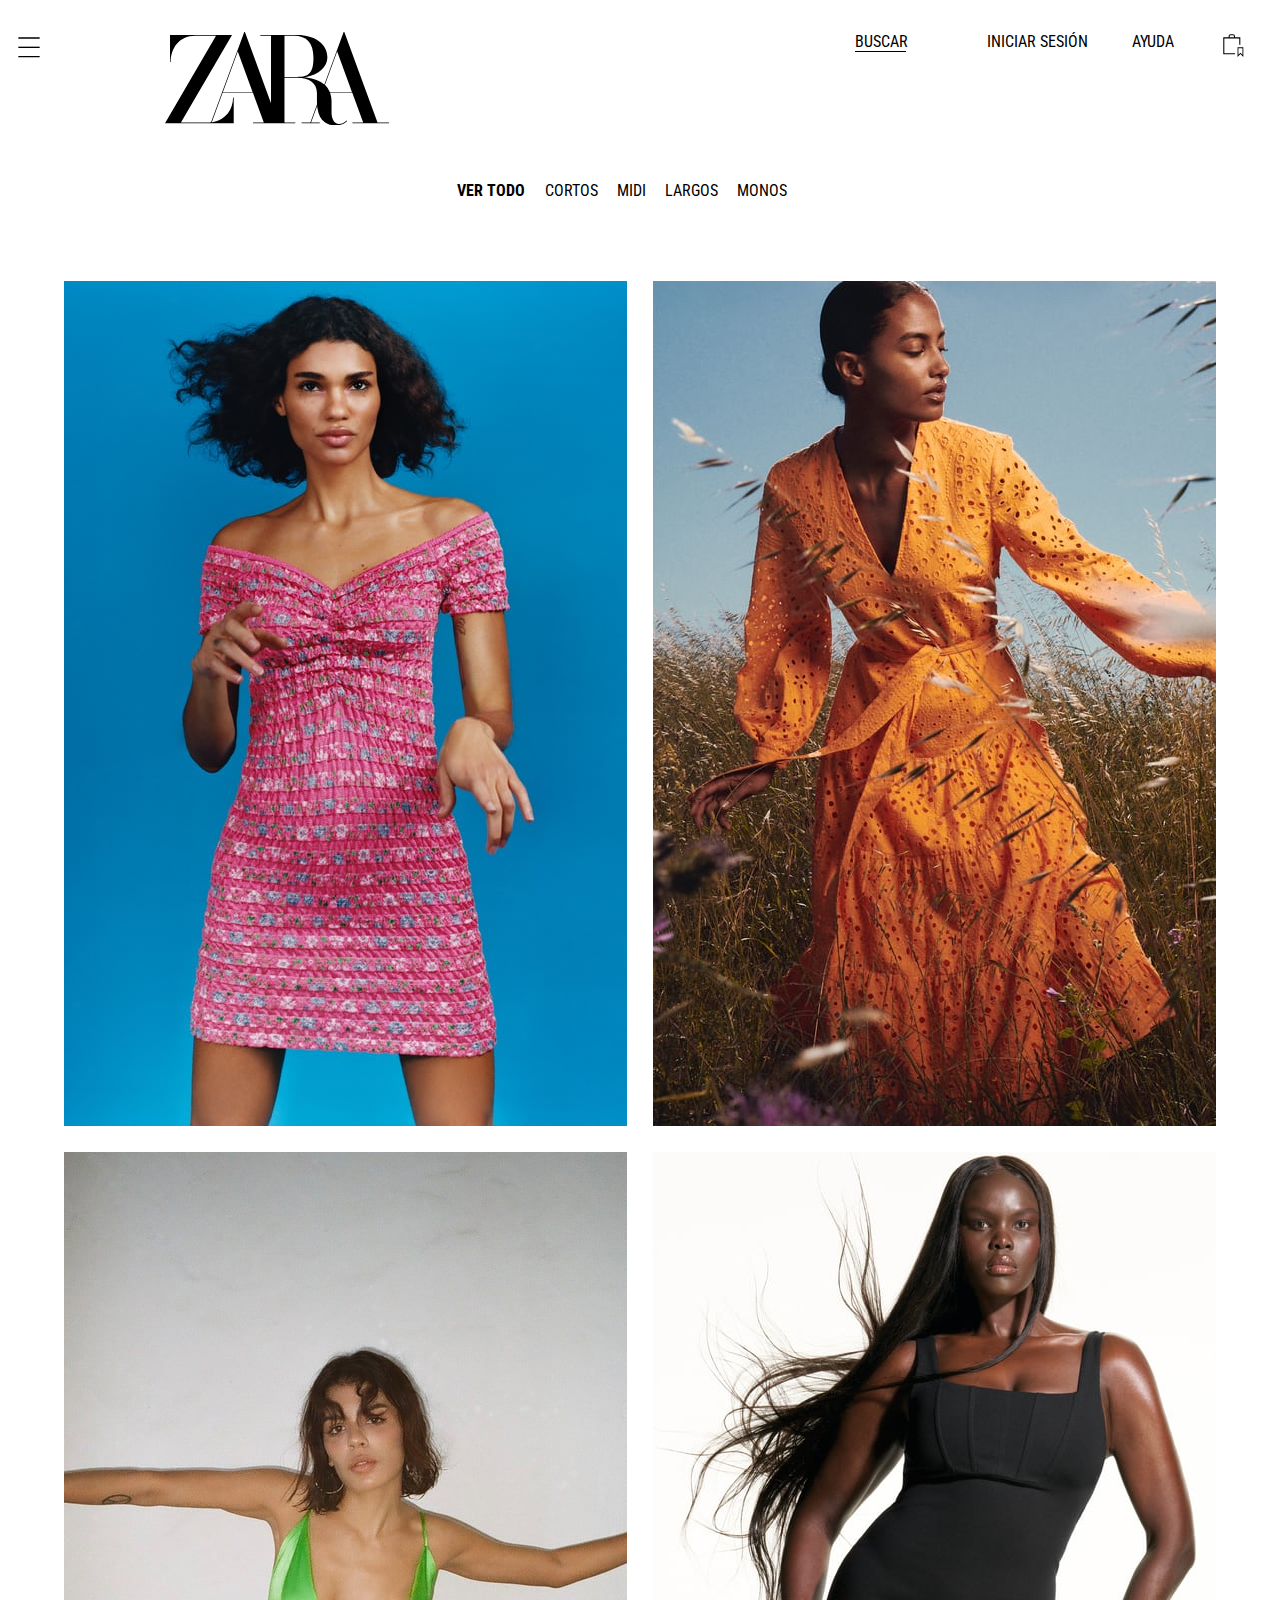
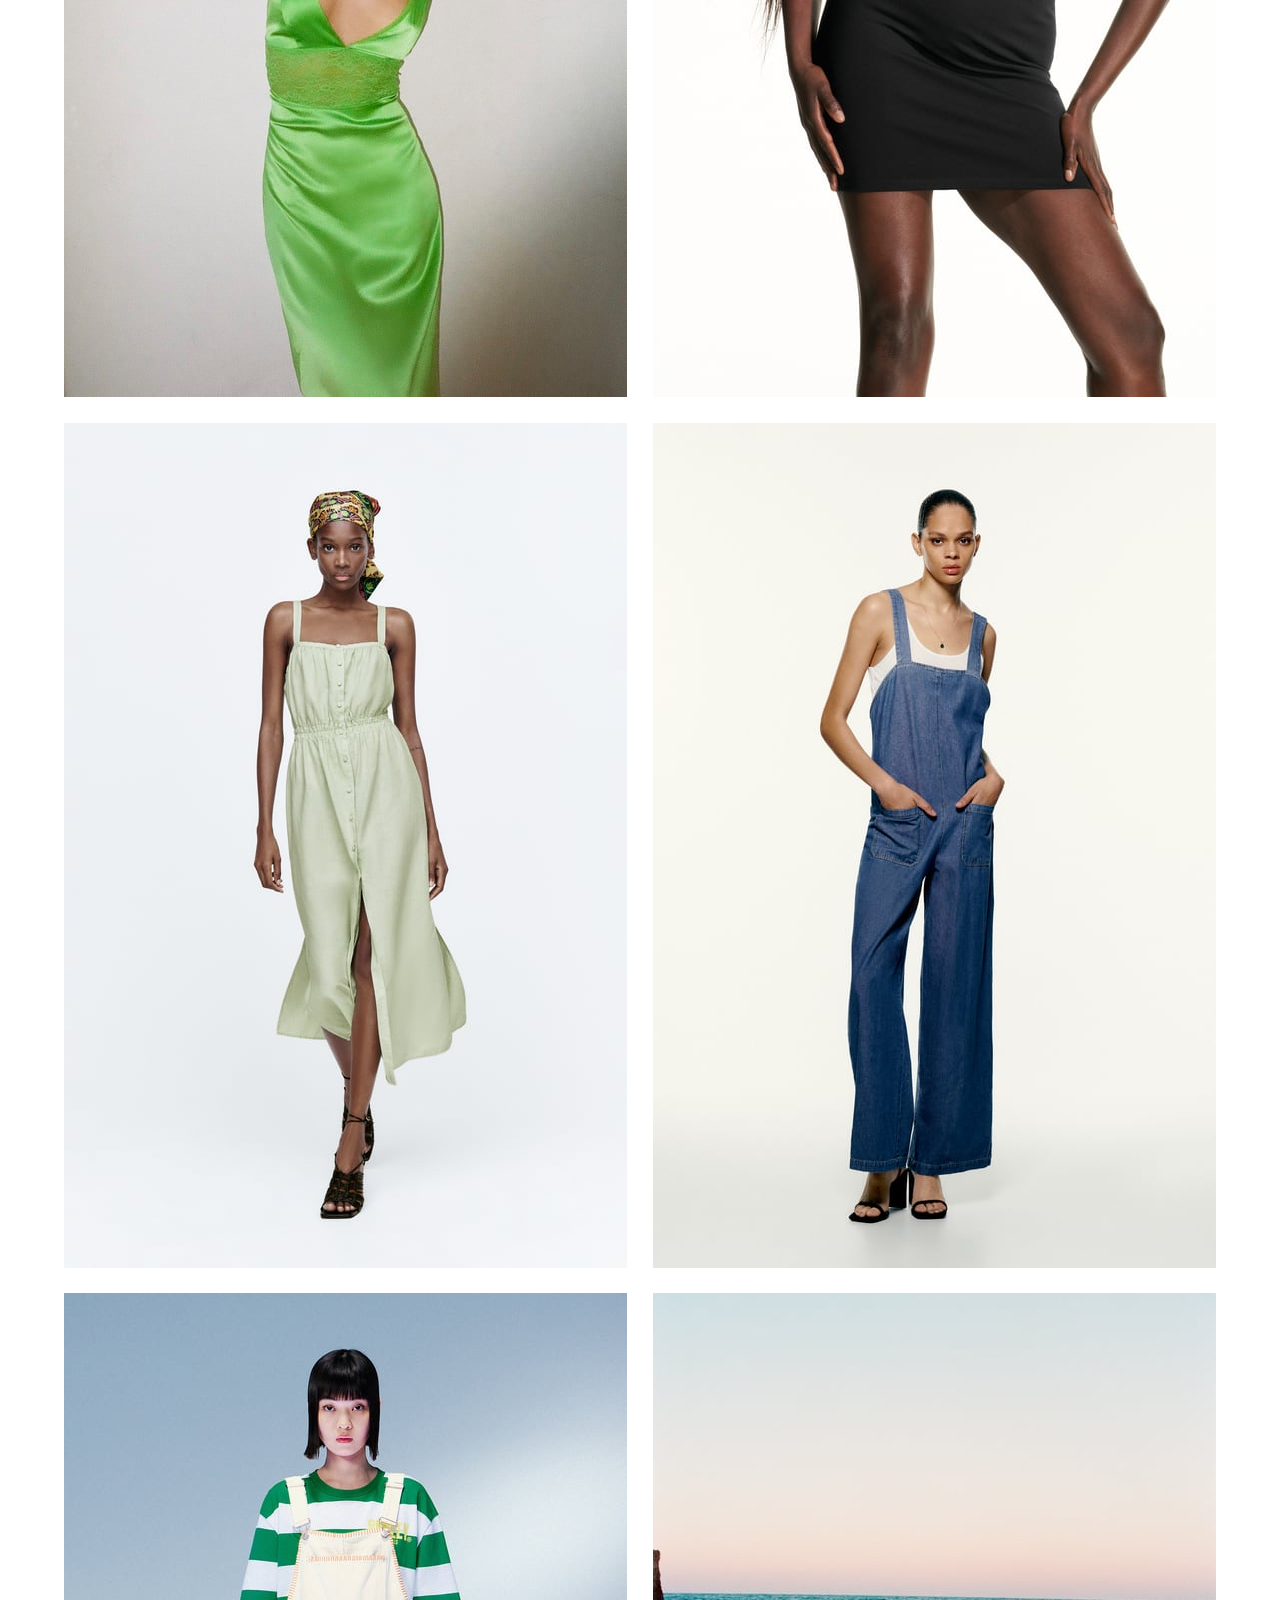
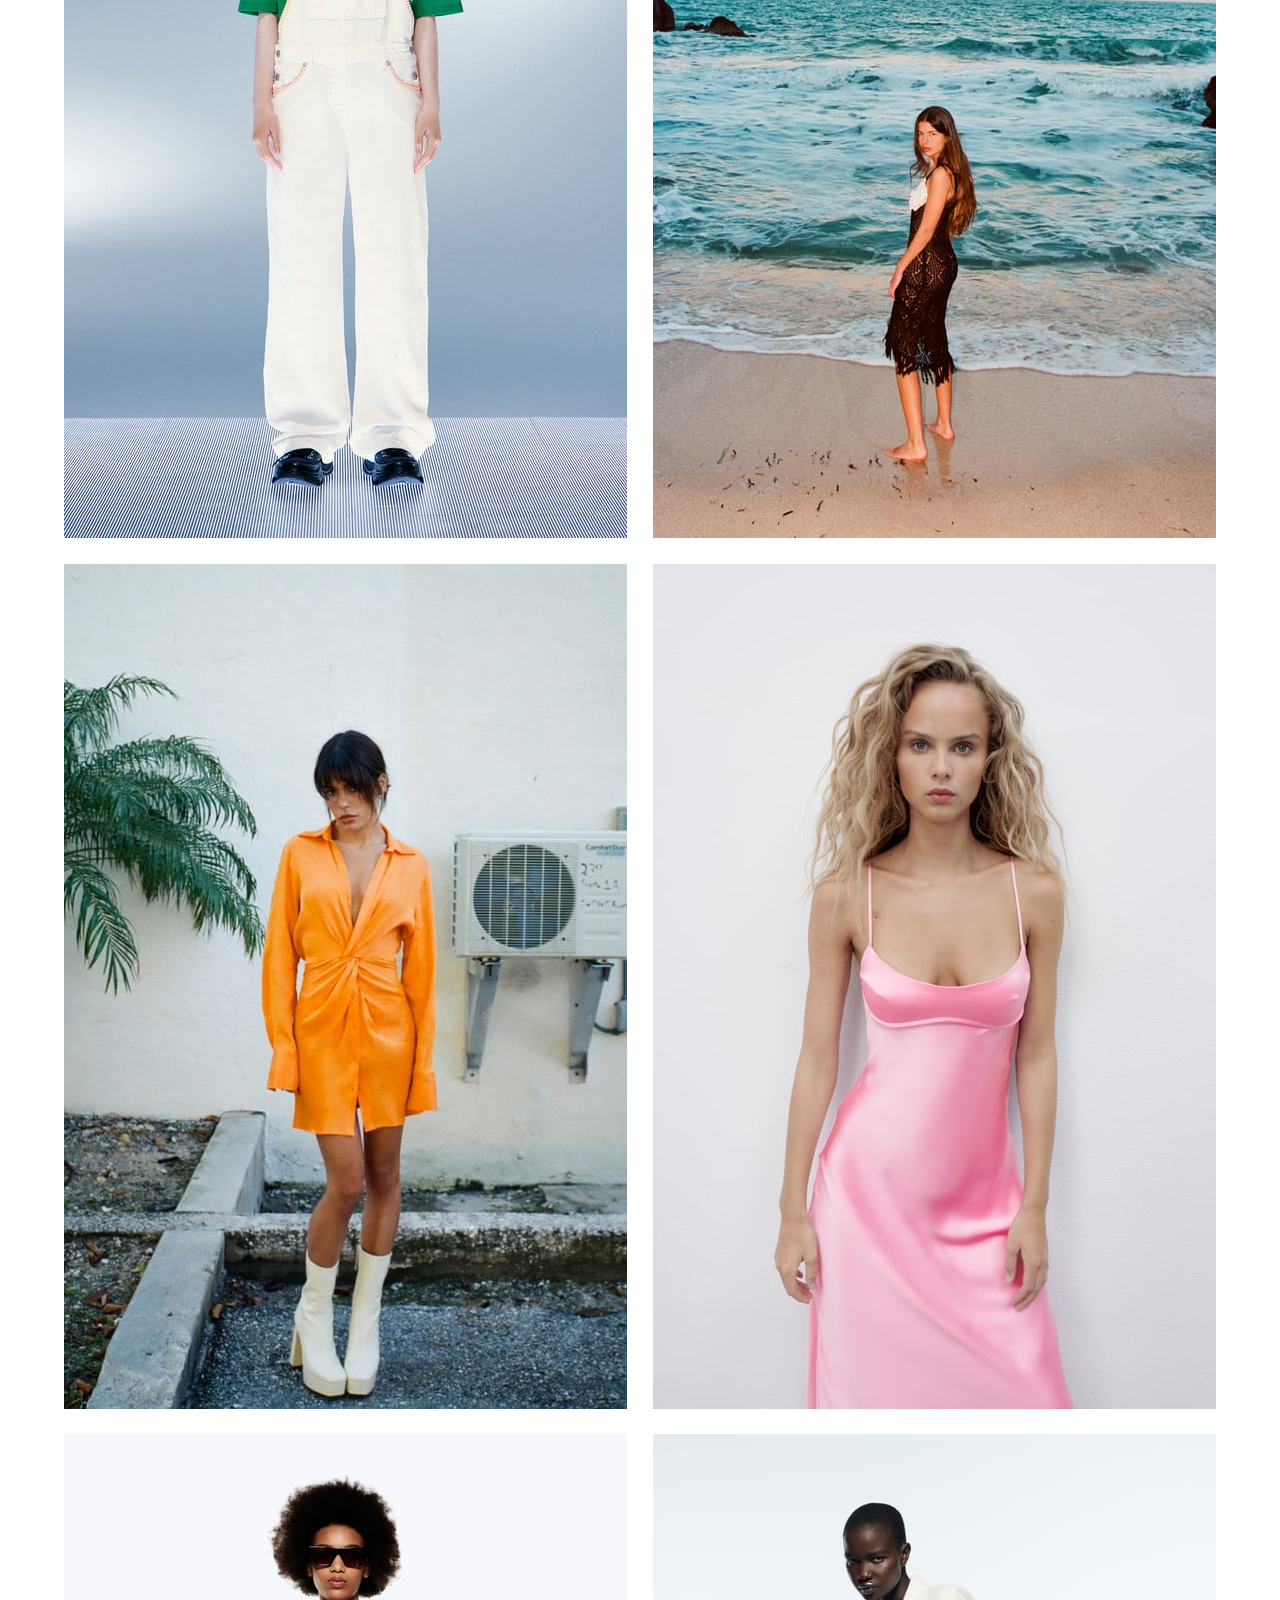
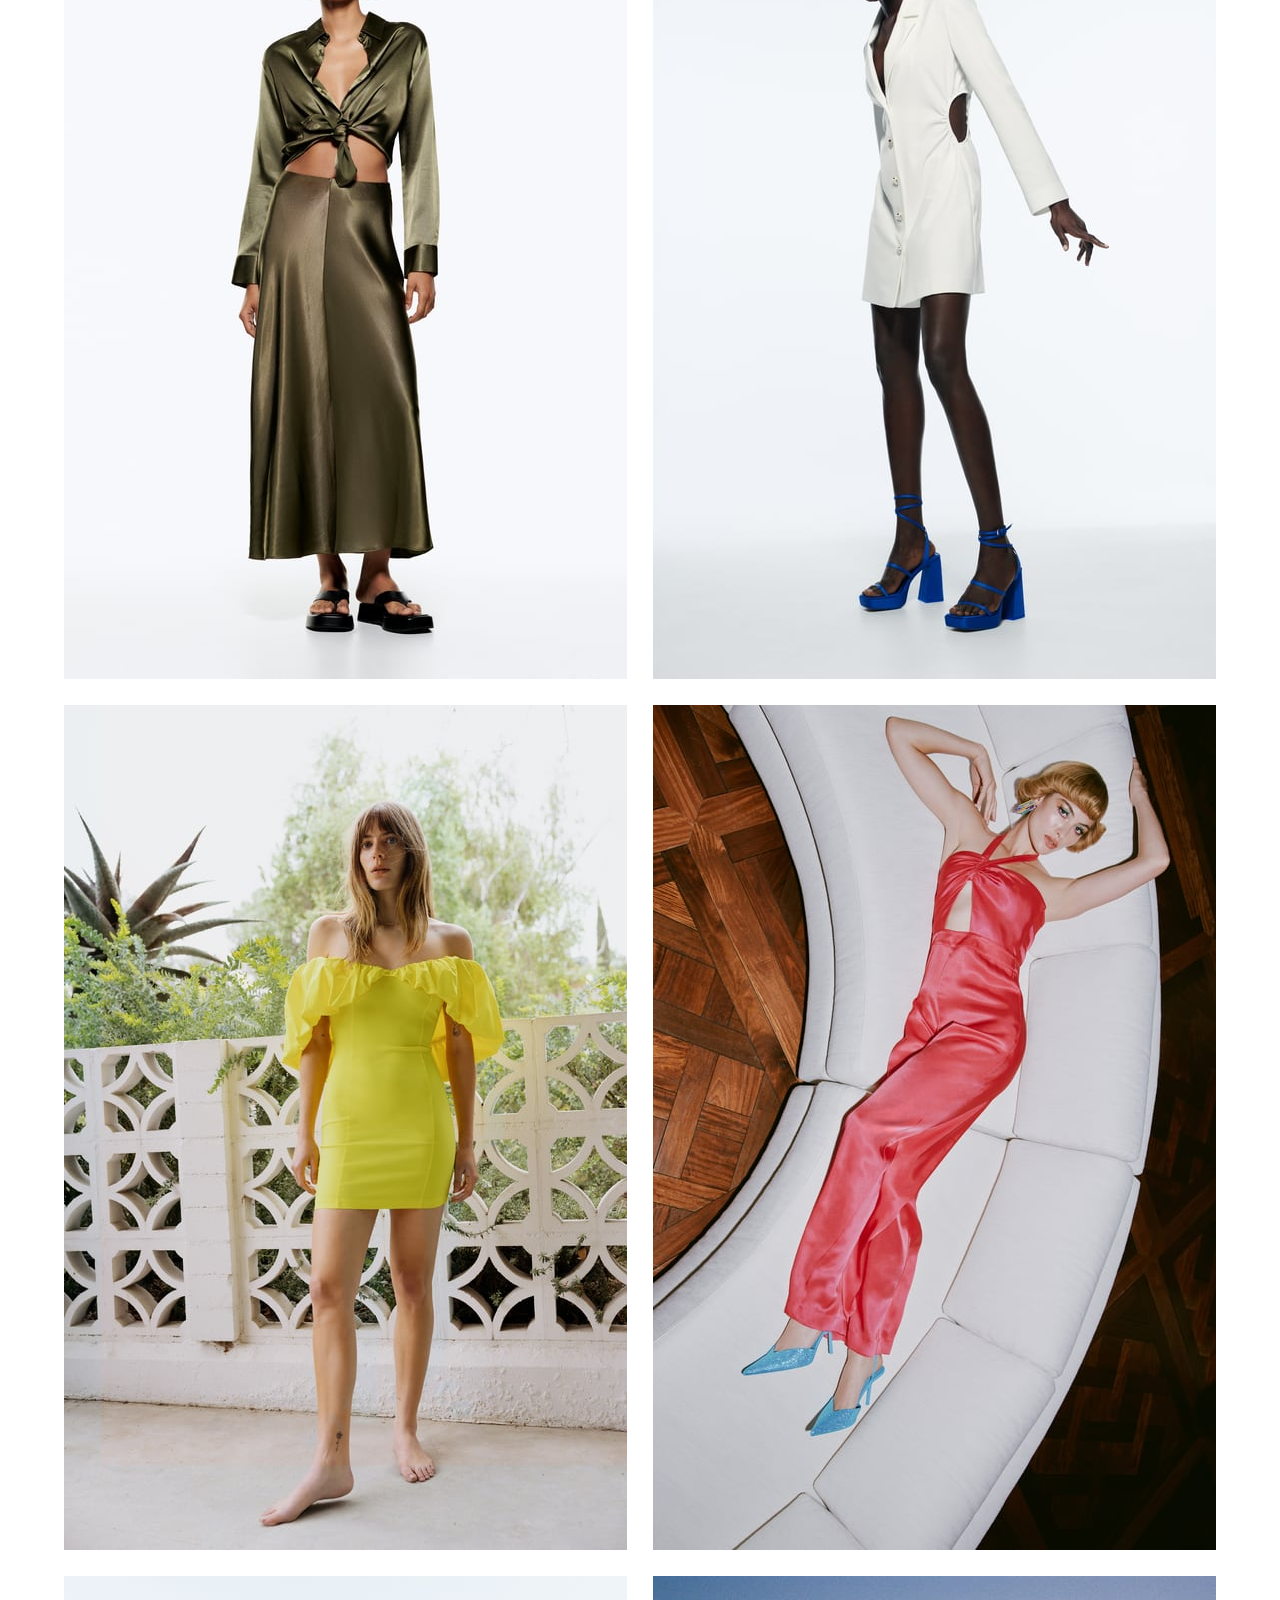
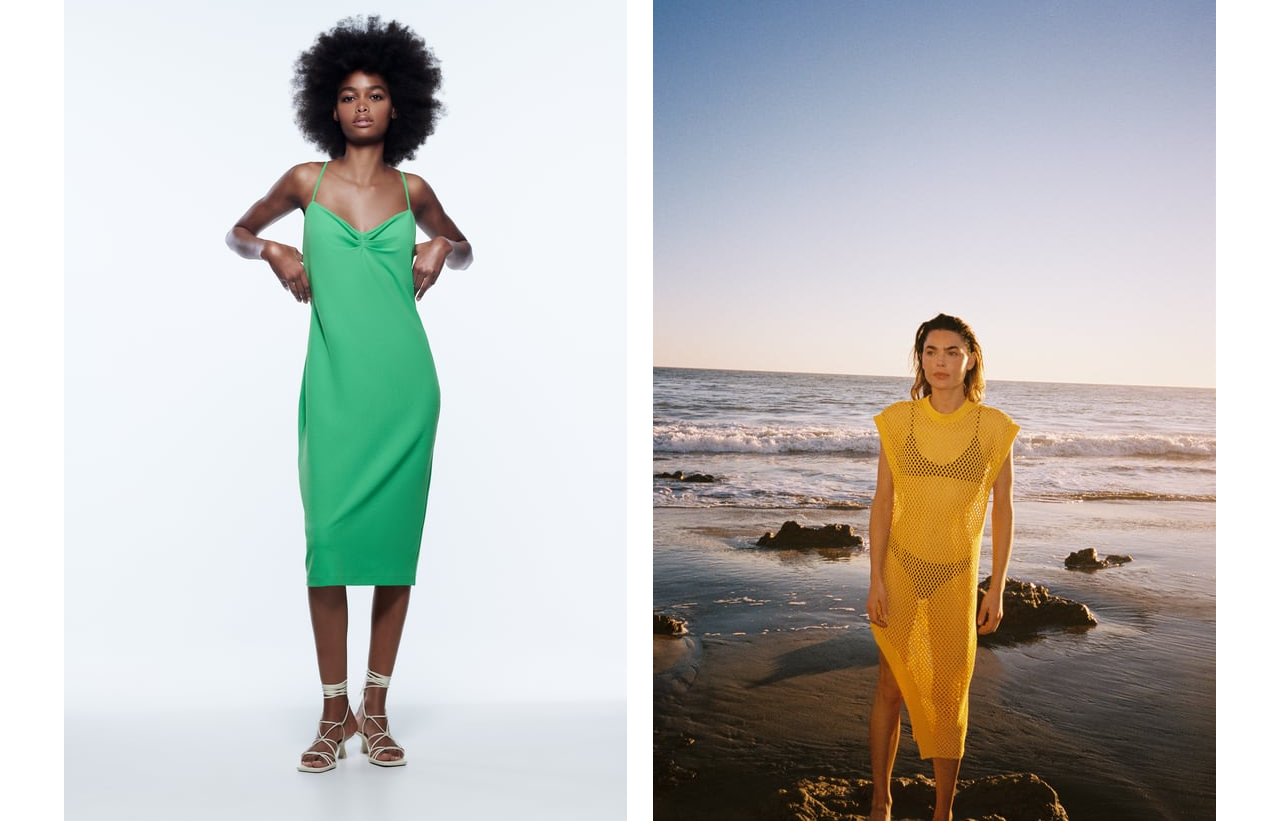
<file: index.html>
<!DOCTYPE html>
<html lang="en">
<head>
    <meta charset="UTF-8">
    <meta http-equiv="X-UA-Compatible" content="IE=edge">
    <meta name="viewport" content="width=device-width, initial-scale=1.0">
    <title>ZARA</title>
    <link rel="stylesheet" href="css/style.css">
    <link rel="preconnect" href="https://fonts.googleapis.com"><link rel="preconnect" href="https://fonts.gstatic.com" crossorigin><link href="https://fonts.googleapis.com/css2?family=Roboto+Condensed:wght@300;400;700&display=swap" rel="stylesheet">
    <link rel="preconnect" href="https://fonts.googleapis.com">
    <link rel="preconnect" href="https://fonts.gstatic.com" crossorigin>
    <link href="https://fonts.googleapis.com/css2?family=Roboto:wght@100;300;400;500;700;900&display=swap" rel="stylesheet">
</head>
<body>
    <header class="header">
        <div class="header__wrapper">
            <div class="header__izq">
                <button class="header__menu">
                <svg class="header__svghamburguesa" viewBox="0 0 24 24" xmlns="http://www.w3.org/2000/svg"><path fill-rule="evenodd" clip-rule="evenodd" d="M4 4h16v1H4V4zM20 19H4v-1h16v1z"></path><path d="M4 11h16v1H4v-1z"></path></svg></button>
                <h1 class="header__h1"><a href="https://www.zara.com/es/" title="ZARA España, Ir a la página principal de Zara" class="header__alogo"><svg aria-label="Logotipo de ZARA España. Ir a la página principal" class="header__svglogo" viewBox="0 0 132 55" xmlns="http://www.w3.org/2000/svg"><path fill-rule="evenodd" clip-rule="evenodd" d="M105.673.035l19.557 53.338 6.77.002v.383h-21.548v-.383h6.344l-6.431-17.54H97.311v.007l.07.204c.521 1.548.78 3.17.764 4.803v6.575c0 3.382 1.494 6.81 4.347 6.81 1.675 0 3.012-.59 4.604-2.046l.227.211C105.594 54.224 103.5 55 100.36 55c-2.37 0-4.398-.57-6.03-1.693l-.309-.222c-2.148-1.624-3.542-4.278-4.142-7.89l-.096-.583-.1-.882-.01-.152-3.599 9.792h5.107v.384H80.496v-.384h5.162l3.951-10.753v-.023a34.924 34.924 0 0 1-.075-1.906v-4.693c0-5.77-4.29-9.08-11.771-9.08H70.41v26.458h6.371v.383h-24.9v-.383h6.345l-6.431-17.54H33.948l-6.371 17.346.266-.044c8.366-1.442 12.213-7.827 12.265-14.55h.388v15.171H0L30.06 2.185H17.972C7.954 2.185 3.42 9.922 3.35 17.635h-.387V1.8h36.488l-.222.385L9.396 53.373h15.695c.39 0 .778-.019 1.169-.05.26-.018.522-.044.788-.077l.095-.01L46.703 0h.387l.013.035 15.369 41.916V2.185h-6.328v-.39h21.778c10.467 0 17.774 5.372 17.774 13.068 0 5.612-5.005 10.27-12.45 11.595l-1.367.174 1.377.14c4.515.517 8.1 1.906 10.641 4.127l.017.016L105.273 0h.386l.014.035zm-8.552 35.32l.038.094h13.061l-8.773-23.928-7.221 19.67.039.037.367.364a11.876 11.876 0 0 1 2.489 3.762zM70.415 26.53V2.185h5.611c7.496 0 11.454 4.414 11.454 12.76 0 8.877-2.272 11.585-9.717 11.585h-7.348zM42.882 11.521L34.09 35.45h17.565L42.882 11.52z"></path></svg></a></h1>
            </div>
            <ul class="header__filtro">
                <li class="header__li"><button class="header__button activo" id="todo">Ver todo</button></li>
                <li class="header__li"><button class="header__button" id="cortos">Cortos</button></li>
                <li class="header__li"><button class="header__button" id="midi">Midi</button></li>
                <li class="header__li"><button class="header__button" id="largos">Largos</button></li>
                <li class="header__li"><button class="header__button" id="monos">Monos</button></li>
            </ul>
            <div class="header__buscar"><a href="https://www.zara.com/es/es/search" class="header__abuscar" title="ZARA España, Ir a la página de búsqueda de artículos de Zara">Buscar</a></div>
            <nav class="header__nav">
                <ul class="header__ul">
                    <li class="header__element"><a href="https://www.zara.com/es/es/logon" class="header__aelement">Iniciar sesión</a></li>
                    <li class="header__element"><a href="https://www.zara.com/es/es/help" class="header__aelement">Ayuda</a></li>
                    <li class="header__element"><a href="https://www.zara.com/es/es/shop/cart" class="header__aelement"><svg class="header__svgelement" viewBox="0 0 24 24" xmlns="http://www.w3.org/2000/svg"><path fill-rule="evenodd" clip-rule="evenodd" d="M9 5.001V4a2 2 0 0 1 2-2h2a2 2 0 0 1 2 2v1.001h5v7h-1v-6H5v13.9h10v1H4V5h5zM10 4a1 1 0 0 1 1-1h2a1 1 0 0 1 1 1v1.001h-4V4z"></path><path fill-rule="evenodd" clip-rule="evenodd" d="M22.8 23.4v-9h-5.4v9l2.695-2.827L22.8 23.4zm-4.6-1.998l1.894-1.987L22 21.407V15.2h-3.8v6.202z"></path></svg></a></li>
                </ul>
            </nav>
        </div>
    </header>
    <main>
        <div class="zara">
            <div class="zara__wrapper">
                <ul class="zara__grid">
                    <li class="zara__li corto" data-numeroImagen="0">
                        <a href="#" class="zara__a"><img src="assets/rosa_corto.jpg" alt="VESTIDO MINI PUNTO" class="zara__img" loading="lazy"></a>
                    </li>
                    <li class="zara__li midi" data-numeroImagen="1"><a href="#" class="zara__a"><img src="assets/naranja_midi.jpg" alt="VESTIDO BORDADOS PERFORADOS CINTURON" class="zara__img" loading="lazy"></a></li>
                    <li class="zara__li largo" data-numeroImagen="2"><a href="#" class="zara__a"><img src="assets/verde_largo.jpg" alt="VESTIDO SATINADO ENCAJE" class="zara__img" loading="lazy"></a></li>
                    <li class="zara__li corto" data-numeroImagen="3"><a href="#" class="zara__a"><img src="assets/negro_corto.jpg" alt="VESTIDO MINI" class="zara__img" loading="lazy"></a></li>
                    <li class="zara__li midi" data-numeroImagen="4"><a href="#" class="zara__a"><img src="assets/beige_midi.jpg" alt="VESTIDO MIDI TIRANTES" class="zara__img" loading="lazy"></a></li>
                    <li class="zara__li mono" data-numeroImagen="5"><a href="#" class="zara__a"><img src="assets/azul_mono.jpg" alt="PETO DENIM WIDE LEG" class="zara__img" loading="lazy"></a></li>
                    <li class="zara__li mono" data-numeroImagen="6"><a href="#" class="zara__a"><img src="assets/amarillo_mono.jpg" alt="PETO PESPUNTES" class="zara__img" loading="lazy"></a></li>
                    <li class="zara__li largo" data-numeroImagen="7"><a href="#" class="zara__a"><img src="assets/negro_largo.jpg" alt="VESTIDO PUNTO FLECOS" class="zara__img" loading="lazy"></a></li>
                    <li class="zara__li corto" data-numeroImagen="8"><a href="#" class="zara__a"><img src="assets/naranja_corto.jpg" alt="VESTIDO SATINADO" class="zara__img" loading="lazy"></a></li>
                    <li class="zara__li midi" data-numeroImagen="9"><a href="#" class="zara__a"><img src="assets/rosa_midi.jpg" alt="VESTIDO SATINADO CUT OUT" class="zara__img" loading="lazy"></a></li>
                    <li class="zara__li largo" data-numeroImagen="10"><a href="#" class="zara__a"><img src="assets/caqui_largo.jpg" alt="VESTIDO LARGO SATINADO" class="zara__img" loading="lazy"></a></li>
                    <li class="zara__li mono" data-numeroImagen="11"><a href="#" class="zara__a"><img src="assets/blanco_mono.jpg" alt="MONO CUT OUT LATERAL" class="zara__img" loading="lazy"></a></li>
                    <li class="zara__li corto" data-numeroImagen="12"><a href="#" class="zara__a"><img src="assets/amarillo_corto.jpg" alt="VESTIDO VOLUMEN FRUNCES" class="zara__img" loading="lazy"></a></li>
                    <li class="zara__li mono" data-numeroImagen="13"><a href="#" class="zara__a"><img src="assets/rosa_mono.jpg" alt="MONO SATINADO CUT OUT" class="zara__img" loading="lazy"></a></li>
                    <li class="zara__li midi" data-numeroImagen="14"><a href="#" class="zara__a"><img src="assets/verde_midi.jpg" alt="VESTIDO FRUNCE" class="zara__img" loading="lazy"></a></li>
                    <li class="zara__li largo" data-numeroImagen="15"><a href="#" class="zara__a"><img src="assets/naranja_largo.jpg" alt="VESTIDO LARGO RED" class="zara__img" loading="lazy"></a></li>
                </ul>
            </div>
            <div class="zara__popup" id="popup">
                <div class="zara__fondo"></div>
                <div class="zara__contendor">
                    <div class="zara__cuidados">
                        <div class="zara__tit">Materiales, cuidados y origen</div>
                        <div class="zara__tit">Materiales</div>
                        <p class="zara__p">Trabajamos con programas de seguimiento para garantizar el cumplimiento de los estándares de seguridad, salud y calidad de nuestros productos.</p>
                        <p class="zara__p">El estándar Green to Wear 2.0 tiene como objetivo minimizar el impacto ambiental de la producción textil. Para ello hemos desarrollado el programa The List de Inditex que nos ayuda a garantizar tanto la limpieza de los procesos productivos como la seguridad y salud de nuestras prendas.</p>
                        <div class="zara__tit">Exterior</div>
                        <div class="zara__p ext" id="material">97% poliéster · 2% poliamida · 1% elastodieno</div>
                        <div class="zara__p mas">Ver más</div>
                    </div>
                    <img src="assets/rosa_corto.jpg" alt="" class="zara__grande">
                    <svg xmlns="http://www.w3.org/2000/svg"  class="zara__close" viewBox="0 0 16 16">x   <path d="M2.146 2.854a.5.5 0 1 1 .708-.708L8 7.293l5.146-5.147a.5.5 0 0 1 .708.708L8.707 8l5.147 5.146a.5.5 0 0 1-.708.708L8 8.707l-5.146 5.147a.5.5 0 0 1-.708-.708L7.293 8 2.146 2.854Z"/>
                    </svg>  
                    <div class="zara__producto">
                        <h2 class="zara__h2" id="title">Vestido mini punto</h2>
                        <p class="zara__descrip minus" id="description">Vestido de escote barco y manga corta. Detalle de frunce en delantero. Tejido efecto arrugado</p>
                        <p class="zara__descrip" id="color">Fucsia | 1822/059</p>
                        <p class="zara__descrip" id="price">29,95 eur</p>
                        <ul class="zara__tallas">
                            <li class="zara__talla">S</li>
                            <li class="zara__talla">M</li>
                            <li class="zara__talla">L</li>
                        </ul>
                        <p class="zara__descrip">Guía de tallas</p>
                        <button class="zara__aniadir">Añadir a la cesta</button>
                        <p class="zara__descrip">Envíos, cambios y devoluciones</p>
                    </div>
                </div>
            </div>
        </div>
    </main>
    <script src="app.js"></script>
</body>
</html>
</file>
<file: css/style.css>
@media (prefers-reduced-motion: reduce) {
  * {
    -webkit-animation: none !important;
            animation: none !important;
    -webkit-transition: none !important;
    transition: none !important;
  }
}
* {
  margin: 0;
  padding: 0;
  border: 0;
  -webkit-box-sizing: border-box;
          box-sizing: border-box;
  vertical-align: baseline;
}

img, picture, video, iframe, figure {
  max-width: 100%;
  width: 100%;
  display: block;
}

a {
  display: block;
  text-decoration: none;
  color: inherit;
  font-size: inherit;
}

p a {
  display: inline;
}

li {
  list-style-type: none;
}

html {
  scroll-behavior: smooth;
}

h1, h2, h3, h4, h5, h6, p, span, a, strong, blockquote, i, b, u, em {
  font-size: 1em;
  font-weight: inherit;
  font-style: inherit;
  text-decoration: none;
  color: inherit;
}

blockquote:before, blockquote:after, q:before, q:after {
  content: "";
  content: none;
}

::-moz-selection {
  background-color: var(--negro);
  color: var(--blanco);
}

::selection {
  background-color: var(--negro);
  color: var(--blanco);
}

form, input, textarea, select, button, label {
  font-family: inherit;
  font-size: inherit;
  -webkit-hyphens: auto;
      -ms-hyphens: auto;
          hyphens: auto;
  background-color: transparent;
  color: inherit;
  display: block;
  text-transform: uppercase;
}

table, tr, td {
  border-collapse: collapse;
  border-spacing: 0;
}

svg {
  width: 100%;
  display: block;
  fill: currentColor;
}

body {
  min-height: 100vh;
  font-size: 100%;
  font-family: "Roboto Condensed", sans-serif;
  color: black;
  text-transform: uppercase;
}

.header {
  padding: 2rem 0 8rem 0;
}
@media screen and (max-width: 1400px) {
  .header {
    padding: 2rem 0 4rem 0;
  }
}
.header__wrapper {
  width: 98%;
  margin: auto;
  display: -webkit-box;
  display: -ms-flexbox;
  display: flex;
  -webkit-box-orient: horizontal;
  -webkit-box-direction: normal;
      -ms-flex-flow: row nowrap;
          flex-flow: row nowrap;
  -webkit-box-pack: justify;
      -ms-flex-pack: justify;
          justify-content: space-between;
  -webkit-box-align: start;
      -ms-flex-align: start;
          align-items: flex-start;
}
.header__izq {
  width: 30%;
  display: -webkit-box;
  display: -ms-flexbox;
  display: flex;
  -webkit-box-orient: horizontal;
  -webkit-box-direction: normal;
      -ms-flex-flow: row nowrap;
          flex-flow: row nowrap;
  -webkit-box-pack: justify;
      -ms-flex-pack: justify;
          justify-content: space-between;
  -webkit-box-align: start;
      -ms-flex-align: start;
          align-items: flex-start;
}
.header__svghamburguesa {
  width: 2rem;
}
.header__h1 {
  width: 24rem;
}
@media screen and (max-width: 1400px) {
  .header__h1 {
    width: 14rem;
  }
}
.header__filtro {
  display: -webkit-box;
  display: -ms-flexbox;
  display: flex;
  -webkit-box-orient: horizontal;
  -webkit-box-direction: normal;
      -ms-flex-flow: row wrap;
          flex-flow: row wrap;
  -webkit-box-pack: center;
      -ms-flex-pack: center;
          justify-content: center;
  -webkit-box-align: center;
      -ms-flex-align: center;
          align-items: center;
  padding: 9rem 0 0 0;
}
.header__li {
  margin: 0.3rem 0.6rem;
}
.header__button {
  cursor: pointer;
}
.header__button.activo {
  font-weight: 700;
}
.header__buscar {
  width: 4%;
  border-bottom: 1px solid black;
}
.header__ul {
  display: -webkit-box;
  display: -ms-flexbox;
  display: flex;
  -webkit-box-orient: horizontal;
  -webkit-box-direction: normal;
      -ms-flex-flow: row nowrap;
          flex-flow: row nowrap;
  -webkit-box-pack: center;
      -ms-flex-pack: center;
          justify-content: center;
  -webkit-box-align: start;
      -ms-flex-align: start;
          align-items: flex-start;
}
.header__aelement {
  margin: 0 1.4rem;
}
.header__svgelement {
  width: 1.6rem;
}

.zara {
  position: relative;
}
.zara__wrapper {
  width: 98%;
  margin: auto;
}
.zara__grid {
  display: -webkit-box;
  display: -ms-flexbox;
  display: flex;
  -webkit-box-orient: horizontal;
  -webkit-box-direction: normal;
      -ms-flex-flow: row wrap;
          flex-flow: row wrap;
  -webkit-box-pack: center;
      -ms-flex-pack: center;
          justify-content: center;
  -webkit-box-align: center;
      -ms-flex-align: center;
          align-items: center;
}
.zara__a {
  margin: 0.8rem;
}
.zara .ocultar {
  display: none;
}
.zara__popup {
  position: fixed;
  bottom: 0;
  top: 0;
  left: 0;
  right: 0;
  width: 100%;
  display: none;
  -webkit-box-pack: center;
      -ms-flex-pack: center;
          justify-content: center;
  -webkit-box-align: center;
      -ms-flex-align: center;
          align-items: center;
}
.zara__popup.activo {
  display: -webkit-box;
  display: -ms-flexbox;
  display: flex;
}
.zara__fondo {
  width: 100%;
  min-height: 100vh;
  background-color: rgba(0, 0, 0, 0.3);
  position: absolute;
  top: 0;
  left: 0;
  z-index: 1;
  cursor: pointer;
}
.zara__contendor {
  width: 90%;
  background-color: white;
  max-width: 1400px;
  margin: auto;
  max-height: 745px;
  padding: 2rem;
  display: -webkit-box;
  display: -ms-flexbox;
  display: flex;
  -webkit-box-orient: horizontal;
  -webkit-box-direction: normal;
      -ms-flex-flow: row nowrap;
          flex-flow: row nowrap;
  -webkit-box-pack: justify;
      -ms-flex-pack: justify;
          justify-content: space-between;
  -webkit-box-align: end;
      -ms-flex-align: end;
          align-items: flex-end;
  position: relative;
  z-index: 2;
}
.zara__cuidados {
  width: 20%;
  display: -webkit-box;
  display: -ms-flexbox;
  display: flex;
  -webkit-box-orient: vertical;
  -webkit-box-direction: normal;
      -ms-flex-flow: column nowrap;
          flex-flow: column nowrap;
  -webkit-box-pack: start;
      -ms-flex-pack: start;
          justify-content: flex-start;
  -webkit-box-align: start;
      -ms-flex-align: start;
          align-items: flex-start;
  margin: 0 2rem 2rem 0;
}
.zara__tit {
  font-weight: 700;
  margin-top: 2rem;
}
.zara__p {
  text-transform: none;
  margin: 1rem 0;
  font-family: "Roboto", sans-serif;
  font-size: 0.9em;
  font-weight: 300;
}
.zara__p.ext {
  margin: 0;
}
.zara__p.mas {
  text-decoration: underline;
}
.zara__pext {
  text-transform: none;
  font-family: "Roboto", sans-serif;
  font-size: 0.9em;
  font-weight: 300;
}
.zara__producto {
  width: 30%;
  display: -webkit-box;
  display: -ms-flexbox;
  display: flex;
  -webkit-box-orient: vertical;
  -webkit-box-direction: normal;
      -ms-flex-flow: column nowrap;
          flex-flow: column nowrap;
  -webkit-box-pack: start;
      -ms-flex-pack: start;
          justify-content: flex-start;
  -webkit-box-align: start;
      -ms-flex-align: start;
          align-items: flex-start;
  margin: 0 2rem 0 1rem;
}
.zara__h2 {
  font-size: 1.4em;
  font-weight: 700;
}
.zara__descrip {
  margin: 1rem 0;
  font-family: "Roboto", sans-serif;
  font-size: 0.9em;
  font-weight: 300;
}
.zara__descrip.minus {
  text-transform: none;
}
.zara__tallas {
  width: 100%;
  border-bottom: 1px solid black;
  border-top: 1px solid black;
}
.zara__talla {
  margin: 0.3rem 0;
  font-family: "Roboto", sans-serif;
  font-size: 0.9em;
  font-weight: 400;
}
.zara__aniadir {
  width: 100%;
  padding: 1rem 0;
  background-color: black;
  color: white;
}
.zara__grande {
  width: 32%;
  position: relative;
  z-index: 3;
}
.zara__close {
  width: 1rem;
  position: absolute;
  z-index: 3;
  top: 5%;
  right: 5%;
  cursor: pointer;
}
</file>
